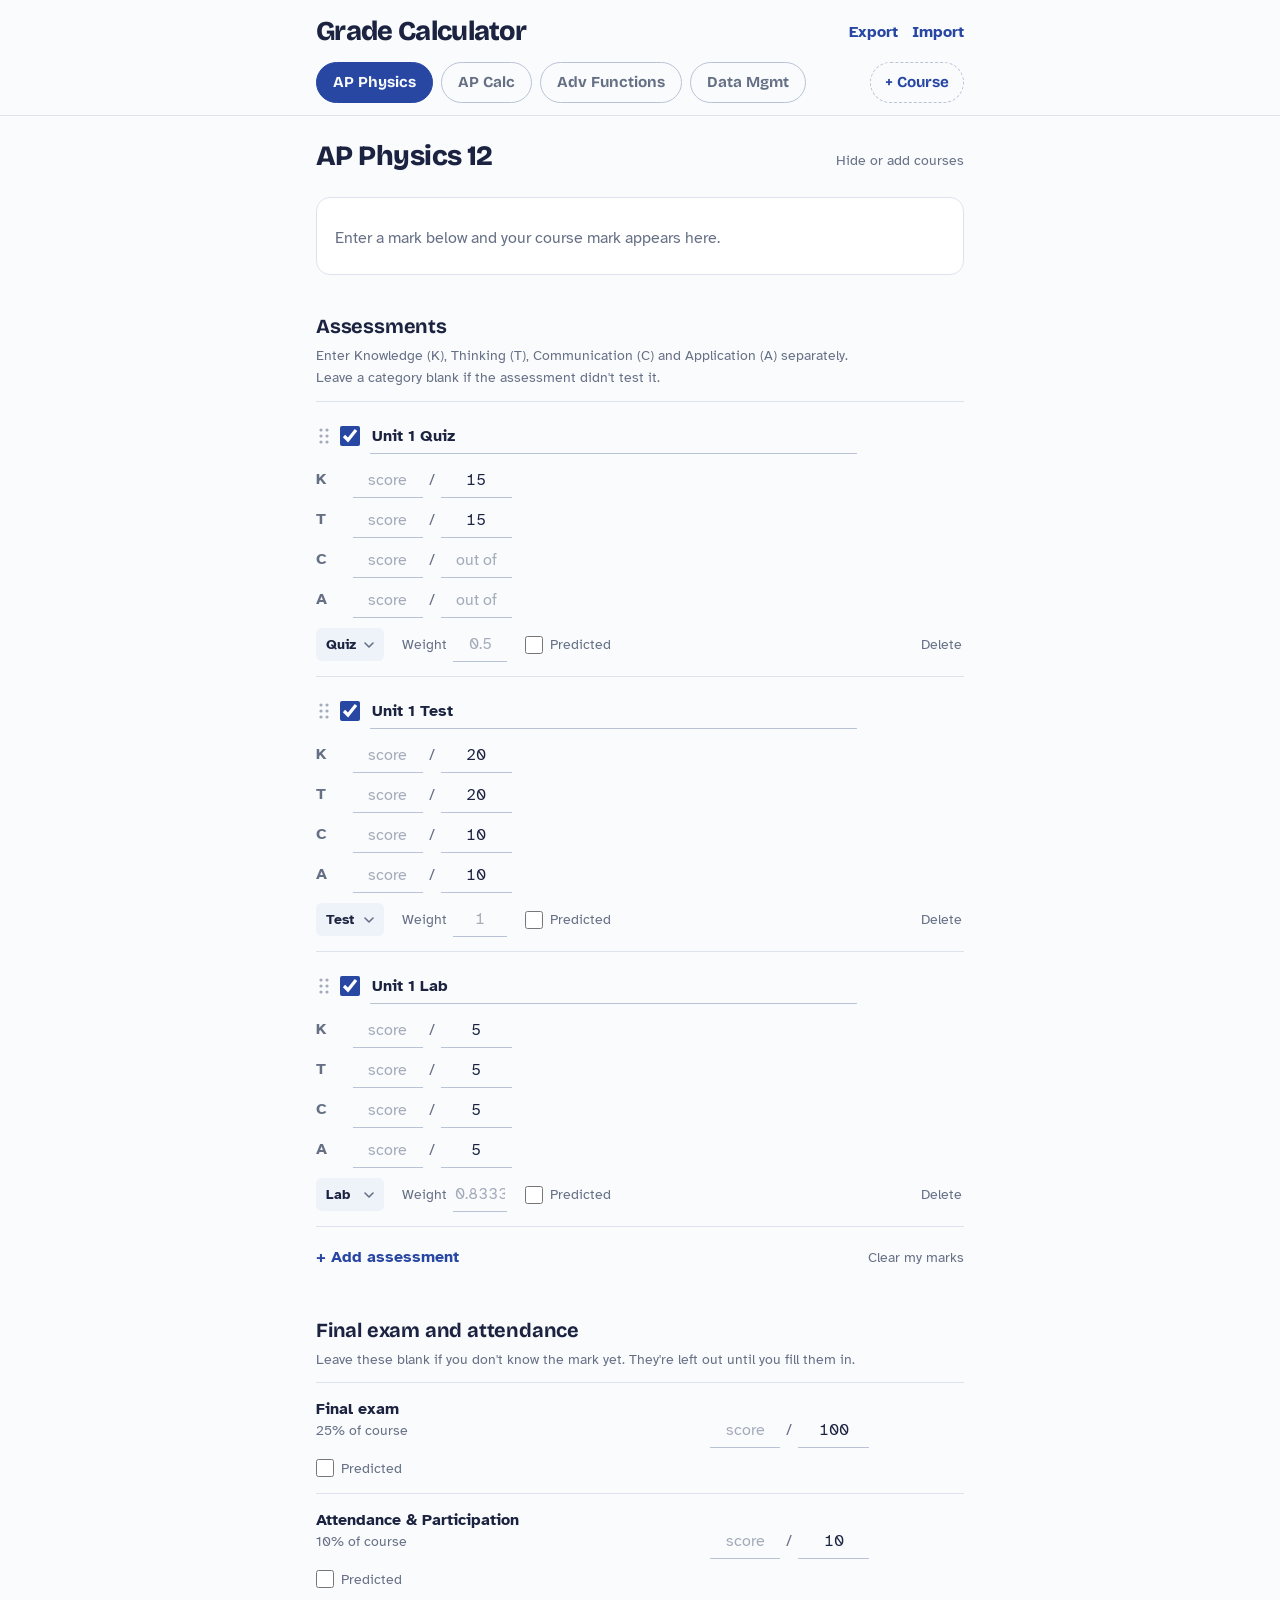
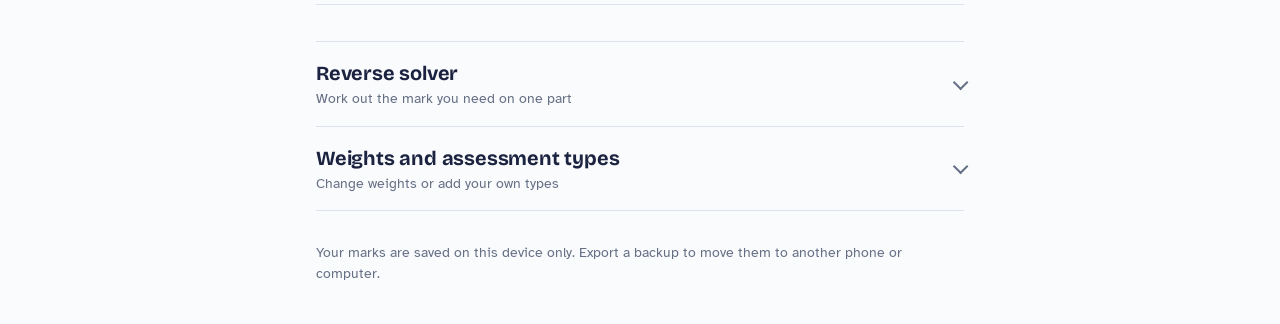
<file: index.html>
<!doctype html>
<html lang="en">
<head>
  <meta charset="utf-8">
  <meta name="viewport" content="width=device-width, initial-scale=1">
  <meta name="color-scheme" content="light dark">
  <meta name="theme-color" content="#FAFBFD" media="(prefers-color-scheme: light)">
  <meta name="theme-color" content="#12161F" media="(prefers-color-scheme: dark)">
  <title>Grade Calculator</title>
  <link rel="preconnect" href="https://fonts.googleapis.com">
  <link rel="preconnect" href="https://fonts.gstatic.com" crossorigin>
  <link rel="stylesheet" href="https://fonts.googleapis.com/css2?family=Atkinson+Hyperlegible:wght@400;700&family=Bricolage+Grotesque:opsz,wght@12..96,700;12..96,800&family=Caveat:wght@600&display=swap">
  <link rel="stylesheet" href="styles.css">
</head>
<body>
  <header class="app-header">
    <div class="wrap header-row">
      <h1>Grade Calculator</h1>
      <div class="header-actions">
        <button type="button" class="link-btn" data-action="export">Export</button>
        <button type="button" class="link-btn" data-action="import">Import</button>
        <input type="file" id="import-file" accept="application/json,.json" hidden>
      </div>
    </div>
    <div class="wrap tabs-bar">
      <nav class="tabs" role="tablist" aria-label="Courses" id="tabs"></nav>
      <button type="button" class="add-tab" data-course-action="open" title="Add a course, or hide or delete courses">+ Course</button>
    </div>
  </header>

  <main class="wrap" id="panels"></main>

  <footer class="wrap app-footer">
    <p>Your marks are saved on this device only. Export a backup to move them to another phone or computer.</p>
  </footer>

  <dialog class="course-dialog" id="courses-dialog" aria-labelledby="courses-title">
    <div class="dialog-inner">
      <div class="dialog-head">
        <h2 id="courses-title">Courses</h2>
        <button type="button" class="link-btn" data-course-action="close">Done</button>
      </div>
      <p class="dialog-msg" id="courses-msg" role="status" aria-live="polite"></p>
      <div id="courses-body"></div>
    </div>
  </dialog>

  <div class="toast" id="toast" role="status" aria-live="polite"></div>

  <script src="calc.js"></script>
  <script src="defaults.js"></script>
  <script src="app.js"></script>
</body>
</html>
</file>
<file: styles.css>
/*
 * Mark-sheet look: paper, ink, pencil, ballpoint blue for things you can press,
 * red pen only for your mark, highlighter only for predicted (what-if) marks.
 */
:root {
  --paper: #FAFBFD;
  --surface: #FFFFFF;
  --field: #EEF2F9;
  --ink: #1B2340;
  --pencil: #667085;
  --pencil-light: #A3ABBA;
  --rule: #DCE3EF;
  --line: #B9C3D6;
  --ball: #2847A3;
  --pen: #C8202F;
  --pen-soft: #FCEBEC;
  --hl: #FFF0A0;
  --hl-soft: #FFF8D6;
  --hl-ink: #5C4700;
  --check: #9A7400;
  --font: "Atkinson Hyperlegible", system-ui, -apple-system, "Segoe UI", Roboto, sans-serif;
  --hand: "Caveat", "Segoe Print", "Bradley Hand", cursive;
  --display: "Bricolage Grotesque", var(--font);
}

@media (prefers-color-scheme: dark) {
  :root {
    --paper: #12161F;
    --surface: #1A2030;
    --field: #222A3D;
    --ink: #E8ECF5;
    --pencil: #98A2B8;
    --pencil-light: #5F6A82;
    --rule: #2A3245;
    --line: #3D4760;
    --ball: #8FA8FF;
    --pen: #FF6A76;
    --pen-soft: #3A1E25;
    --hl: #4A4114;
    --hl-soft: #2A2614;
    --hl-ink: #FFE680;
    --check: #E5C04A;
  }
}

* { box-sizing: border-box; }
html { -webkit-text-size-adjust: 100%; }

body {
  margin: 0;
  background: var(--paper);
  color: var(--ink);
  font: 16px/1.5 var(--font);
}

.wrap { max-width: 680px; margin: 0 auto; padding: 0 16px; }

h1, h2, h3, h4, p { margin: 0; }
button, input, select { font: inherit; color: inherit; }
button { cursor: pointer; }
:focus-visible { outline: 2px solid var(--ball); outline-offset: 2px; }

.hint { color: var(--pencil); font-size: 0.9rem; margin: 4px 0 12px; max-width: 60ch; }

/* ---------- Header and course tabs ---------- */

.app-header {
  position: sticky;
  top: 0;
  z-index: 10;
  background: var(--paper);
  border-bottom: 1px solid var(--rule);
}
.header-row {
  display: flex;
  align-items: center;
  justify-content: space-between;
  gap: 12px;
  padding-top: 14px;
}
.app-header h1 {
  font-family: var(--display);
  font-size: 1.7rem;
  font-weight: 800;
  letter-spacing: -0.025em;
  line-height: 1.1;
}
.header-actions { display: flex; gap: 14px; }
@media (max-width: 400px) {
  .app-header h1 { font-size: 1.45rem; }
  .header-actions { gap: 12px; font-size: 0.9rem; }
}

.link-btn, .add-btn {
  border: 0;
  background: none;
  padding: 6px 0;
  color: var(--ball);
  font-weight: 700;
}
.link-btn:hover, .add-btn:hover { text-decoration: underline; text-underline-offset: 3px; }

.tabs-bar {
  display: flex;
  align-items: center;
  gap: 8px;
  padding-top: 12px;
  padding-bottom: 12px;
}
.tabs {
  flex: 1 1 auto;
  min-width: 0;
  display: flex;
  gap: 8px;
  overflow-x: auto;
  scrollbar-width: none;
}
.tabs::-webkit-scrollbar { display: none; }
.tab {
  flex: 0 0 auto;
  padding: 8px 16px;
  border: 1.5px solid var(--line);
  border-radius: 999px;
  background: none;
  color: var(--pencil);
  font-family: var(--display);
  font-weight: 700;
  font-size: 0.95rem;
  white-space: nowrap;
}
.tab:hover { color: var(--ink); border-color: var(--pencil); }
.tab[aria-selected="true"] { background: var(--ball); border-color: var(--ball); color: var(--paper); }
/* "+ Course": sits outside the scrolling tabs so it's always reachable. */
.add-tab {
  flex: 0 0 auto;
  padding: 8px 14px;
  border: 1.5px dashed var(--line);
  border-radius: 999px;
  background: none;
  color: var(--ball);
  font-family: var(--display);
  font-weight: 700;
  font-size: 0.95rem;
  white-space: nowrap;
}
.add-tab:hover { border-color: var(--ball); }

main.wrap { padding-top: 24px; padding-bottom: 32px; }
.panel[hidden] { display: none; }

.course-head { display: flex; flex-wrap: wrap; align-items: baseline; justify-content: space-between; gap: 4px 16px; }
.course-head h2 { min-width: 0; overflow-wrap: anywhere;  font-family: var(--display); font-weight: 800; font-size: 1.75rem; line-height: 1.15; letter-spacing: -0.02em; }
.block > h3, .fold-title { font-family: var(--display); letter-spacing: -0.01em; }

/* ---------- Scorecard: the red-pen mark ---------- */

.scorecard {
  margin-top: 16px;
  padding: 20px 18px 16px;
  background: var(--surface);
  border: 1px solid var(--rule);
  border-radius: 14px;
}

.score-top {
  display: flex;
  flex-wrap: wrap;
  align-items: center;
  gap: 16px 32px;
}

.pen-mark {
  position: relative;
  display: inline-block;
  padding: 14px 26px 8px;
  color: var(--pen);
}
.pen-mark::before,
.pen-mark::after {
  content: "";
  position: absolute;
  inset: 0;
  border: 2.5px solid var(--pen);
  border-radius: 58% 42% 55% 45% / 52% 48% 55% 45%;
  transform: rotate(-3deg);
  pointer-events: none;
}
.pen-mark::after {
  inset: 5px -7px 1px 4px;
  border-width: 1.5px;
  border-radius: 45% 55% 48% 52% / 58% 45% 55% 42%;
  transform: rotate(4deg);
  opacity: 0.5;
}
.pen-value {
  display: block;
  font-family: var(--hand);
  font-weight: 600;
  font-size: clamp(3.2rem, 15vw, 4.25rem);
  line-height: 1;
  font-variant-numeric: tabular-nums;
}

.score-stats { display: flex; gap: 28px; margin: 0; }
.score-stats div { display: flex; flex-direction: column-reverse; }
.score-stats dt { font-size: 0.85rem; color: var(--pencil); }
.score-stats dd { margin: 0; font-size: 1.5rem; font-weight: 700; font-variant-numeric: tabular-nums; line-height: 1.2; }
.score-stats .boost dd { color: var(--ball); }

.score-caption { color: var(--pencil); font-size: 0.85rem; margin-top: 10px; }
.score-empty { color: var(--pencil); padding: 8px 0; }

.what-if {
  display: flex;
  flex-wrap: wrap;
  align-items: baseline;
  gap: 2px 14px;
  margin: 16px -6px 0;
  padding: 8px 14px;
  color: var(--hl-ink);
  background: linear-gradient(104deg, transparent 0.5%, var(--hl) 2%, var(--hl) 97.5%, transparent 99.5%);
  border-radius: 3px 12px 4px 10px;
}
.what-if-label { font-weight: 700; flex-basis: 100%; font-size: 0.9rem; }
.what-if-value { font-size: 1.4rem; font-weight: 700; font-variant-numeric: tabular-nums; }
.delta { font-weight: 700; font-variant-numeric: tabular-nums; }
.what-if-extra { font-size: 0.9rem; font-variant-numeric: tabular-nums; }
.what-if-hint { color: var(--pencil); font-size: 0.85rem; margin-top: 12px; }

.sheet {
  width: 100%;
  margin-top: 18px;
  border-collapse: collapse;
  font-variant-numeric: tabular-nums;
}
.sheet th, .sheet td { padding: 7px 0; text-align: right; font-weight: 400; }
.sheet th[scope="row"], .sheet thead th:first-child { text-align: left; }
.sheet thead th { font-size: 0.8rem; color: var(--pencil); padding-top: 0; }
.sheet tbody tr { border-top: 1px solid var(--rule); }
.sheet tbody th { font-weight: 700; }
.sheet td:last-child { width: 4.5em; color: var(--pencil); }
.sheet td:nth-child(2) { font-weight: 700; }
.sheet tr.sub { border-top-style: dashed; font-size: 0.9rem; }
.sheet tr.sub th { padding-left: 14px; font-weight: 400; color: var(--pencil); }
.sheet tr.sub td:nth-child(2) { font-weight: 400; }
.sheet tr.missing td:nth-child(2) { color: var(--pencil); font-weight: 400; }

.basis { color: var(--pencil); font-size: 0.85rem; margin-top: 10px; }
.weight-warning { color: var(--pen); font-weight: 700; font-size: 0.9rem; margin-bottom: 12px; }

/* ---------- Blocks of entries ---------- */

.block { margin-top: 36px; }
.block > h3 { font-size: 1.25rem; margin-bottom: 4px; }
.block > h3 + .rows { margin-top: 10px; }

.rows { border-top: 1px solid var(--rule); }
.empty-list { color: var(--pencil); padding: 14px 0; border-bottom: 1px solid var(--rule); }

.entry {
  padding: 14px 0;
  border-bottom: 1px solid var(--rule);
}
.entry.is-predicted {
  margin: 0 -12px;
  padding: 14px 12px;
  background: var(--hl-soft);
  border-bottom-color: var(--hl);
}

.entry-main {
  display: grid;
  grid-template-columns: minmax(0, 1fr) auto;
  grid-template-areas: "name name" "score pct";
  align-items: end;
  gap: 4px 12px;
}
.entry-main .name-line, .entry-main .name.static { grid-area: name; }
.name-line { display: flex; align-items: flex-end; gap: 10px; }
.count-check {
  flex: 0 0 auto;
  width: 20px;
  height: 20px;
  margin: 0 0 8px;
  accent-color: var(--ball);
  cursor: pointer;
}
/* Unticked: greyed out and left out of every mark. The checkbox stays clear. */
.entry.is-off .name-line .name,
.entry.is-off .score,
.entry.is-off .pct,
.entry.is-off .cats,
.entry.is-off .entry-meta > :not(.delete-btn) { opacity: 0.4; }
.entry.is-off .name-line .name { text-decoration: line-through; }
/* Drag grip: drag the entry up or down, or focus it and use the arrow keys. */
.drag-handle {
  flex: 0 0 auto;
  display: inline-flex;
  align-items: center;
  justify-content: center;
  width: 24px;
  height: 32px;
  margin: 0 -6px 2px -4px;
  padding: 0;
  border: 0;
  border-radius: 6px;
  background: none;
  color: var(--pencil-light);
  fill: currentColor;
  cursor: grab;
  touch-action: none;
}
.drag-handle:hover { color: var(--pencil); background: var(--field); }
.rows > .entry:only-child .drag-handle { visibility: hidden; }
.entry.dragging {
  position: relative;
  z-index: 5;
  margin: 0 -12px;
  padding-left: 12px;
  padding-right: 12px;
  background: var(--surface);
  border-radius: 10px;
  box-shadow: 0 10px 28px rgba(15, 23, 42, 0.18), 0 0 0 1px var(--line);
}
.entry.dragging.is-predicted { background: var(--hl-soft); }
.entry.dragging .drag-handle { color: var(--ball); cursor: grabbing; }
body.is-dragging { cursor: grabbing; user-select: none; -webkit-user-select: none; }

.entry-main .score { grid-area: score; }
.entry-main .pct { grid-area: pct; }
@media (min-width: 560px) {
  .entry-main {
    grid-template-columns: minmax(0, 1fr) auto 5.2em;
    grid-template-areas: "name score pct";
  }
}

.name.static { display: flex; flex-direction: column; font-weight: 700; padding-bottom: 6px; }
.part-weight { font-weight: 400; color: var(--pencil); font-size: 0.85rem; }

.score { display: inline-flex; align-items: flex-end; gap: 6px; }
.slash { color: var(--pencil); padding-bottom: 6px; }
.pct {
  min-width: 5.2em;
  text-align: right;
  font-weight: 700;
  font-variant-numeric: tabular-nums;
  padding-bottom: 7px;
}

.cats { display: grid; gap: 2px; margin-top: 6px; }
.cat-row {
  display: grid;
  grid-template-columns: 1.8em auto minmax(0, 1fr);
  align-items: end;
  gap: 8px;
}
.cat { font-weight: 700; color: var(--pencil); padding-bottom: 7px; }

.entry-meta {
  display: flex;
  flex-wrap: wrap;
  align-items: center;
  gap: 8px 18px;
  margin-top: 10px;
  font-size: 0.9rem;
  color: var(--pencil);
}
.entry-meta .delete-btn { margin-left: auto; }

.type-select {
  appearance: none;
  -webkit-appearance: none;
  border: 0;
  border-radius: 6px;
  background: var(--field) url("data:image/svg+xml,%3Csvg xmlns='http://www.w3.org/2000/svg' width='10' height='6' viewBox='0 0 10 6'%3E%3Cpath d='M1 1l4 4 4-4' fill='none' stroke='%23667085' stroke-width='1.6' stroke-linecap='round' stroke-linejoin='round'/%3E%3C/svg%3E") no-repeat right 10px center;
  padding: 6px 28px 6px 10px;
  color: var(--ink);
  font-weight: 700;
  font-size: 0.9rem;
  max-width: 13em;
}

.weight-field { display: inline-flex; align-items: center; gap: 6px; }

.check { display: inline-flex; align-items: center; gap: 7px; cursor: pointer; user-select: none; }
.check input { width: 18px; height: 18px; margin: 0; accent-color: var(--check); }

.delete-btn {
  border: 0;
  background: none;
  padding: 6px 2px;
  color: var(--pencil);
  font-size: 0.9rem;
}
.delete-btn:hover { color: var(--pen); text-decoration: underline; text-underline-offset: 3px; }

.add-btn { display: inline-block; margin-top: 8px; padding: 10px 0; }
.list-actions { display: flex; flex-wrap: wrap; align-items: baseline; justify-content: space-between; gap: 0 16px; }
.link-btn.quiet { color: var(--pencil); font-weight: 400; font-size: 0.9rem; padding: 10px 0; }
.link-btn.quiet:hover { color: var(--ball); }

/* ---------- Fill-in-the-blank inputs ---------- */

.blank {
  width: 100%;
  min-width: 0;
  padding: 8px 2px 5px;
  border: 0;
  border-bottom: 1.5px solid var(--line);
  border-radius: 0;
  background: transparent;
  font-size: 16px; /* stops iOS zooming in */
  color: var(--ink);
}
.blank::placeholder { color: var(--pencil-light); font-weight: 400; }
.blank:focus {
  outline: none;
  border-bottom-color: var(--ball);
  box-shadow: 0 1.5px 0 var(--ball);
  background: var(--field);
}
.blank.name { font-weight: 700; }
.blank.num { width: 4.4em; text-align: center; font-variant-numeric: tabular-nums; }
.blank.num.small { width: 3.4em; padding-top: 4px; }
.blank.num.wide { width: 7em; text-align: left; }
.blank.invalid { border-bottom-color: var(--pen); background: var(--pen-soft); }
.blank:disabled { border-bottom-style: dashed; color: var(--pencil); }
.blank:disabled::placeholder { color: var(--pencil); font-weight: 700; }

/* ---------- Folded sections ---------- */

.fold { border-top: 1px solid var(--rule); }
.fold:last-of-type { border-bottom: 1px solid var(--rule); }
.fold + .fold { margin-top: 0; }
.fold > summary {
  display: grid;
  grid-template-columns: minmax(0, 1fr) auto;
  column-gap: 12px;
  padding: 16px 0;
  cursor: pointer;
  list-style: none;
}
.fold > summary::-webkit-details-marker { display: none; }
.fold > summary::after {
  content: "";
  grid-column: 2;
  grid-row: 1 / span 2;
  align-self: center;
  width: 9px;
  height: 9px;
  border-right: 2px solid var(--pencil);
  border-bottom: 2px solid var(--pencil);
  transform: rotate(45deg) translateY(-3px);
  transition: transform 0.15s;
}
.fold[open] > summary::after { transform: rotate(225deg) translateY(-3px); }
.fold-title { font-size: 1.25rem; font-weight: 700; }
.fold-sub { grid-column: 1; color: var(--pencil); font-size: 0.9rem; }
.fold > div { padding-bottom: 20px; }

/* ---------- Solver ---------- */

.field { display: grid; gap: 2px; margin-bottom: 16px; }
.field-label { font-weight: 700; font-size: 0.95rem; padding: 0; }

.choice { border: 0; padding: 0; margin: 0 0 16px; display: flex; flex-wrap: wrap; gap: 8px; }
.choice legend { margin-bottom: 6px; }
.choice label {
  display: inline-flex;
  align-items: center;
  gap: 8px;
  padding: 7px 12px;
  border: 1.5px solid var(--line);
  border-radius: 999px;
  cursor: pointer;
  font-size: 0.95rem;
}
.choice label:has(input:checked) { border-color: var(--ball); color: var(--ball); font-weight: 700; }
.choice input, .solver-part input[type="radio"] { accent-color: var(--ball); width: 17px; height: 17px; margin: 0; }

.solver-parts { border: 0; padding: 0; margin: 0 0 16px; }
.solver-parts legend { margin-bottom: 4px; }
.solver-part {
  display: flex;
  align-items: flex-end;
  justify-content: space-between;
  gap: 12px;
  padding: 6px 0;
  border-bottom: 1px solid var(--rule);
}
.solver-part label { display: inline-flex; align-items: center; gap: 9px; flex-wrap: wrap; cursor: pointer; padding-bottom: 6px; }
.solver-part .blank.num { width: 6em; }

.solver-result {
  padding: 12px 14px;
  border-left: 3px solid var(--ball);
  background: var(--field);
  border-radius: 0 8px 8px 0;
}
.solver-result:empty { display: none; }
.solver-result .need { font-size: 1.35rem; font-weight: 700; color: var(--ball); font-variant-numeric: tabular-nums; }
.solver-result.bad { border-left-color: var(--pen); background: var(--pen-soft); }
.solver-result.bad .need { color: var(--pen); }
.solver-note { display: block; color: var(--pencil); font-size: 0.9rem; margin-top: 4px; }

/* ---------- Settings ---------- */

.settings-group { margin-bottom: 24px; }
.settings-group h4 { font-size: 1.05rem; }
.setting-row {
  display: grid;
  grid-template-columns: minmax(0, 1fr) auto;
  align-items: end;
  gap: 12px;
  padding: 4px 0;
  border-bottom: 1px solid var(--rule);
}
.setting-row > label, .setting-row > span:first-child { padding-bottom: 7px; }
.setting-row.custom { grid-template-columns: minmax(0, 1fr) auto auto; }
.setting-row.custom .delete-btn { padding-bottom: 7px; }
.unit-field { display: inline-flex; align-items: flex-end; gap: 4px; }
.unit { color: var(--pencil); padding-bottom: 7px; width: 1em; }
.derived { width: 4.4em; text-align: center; font-weight: 700; padding-bottom: 7px; font-variant-numeric: tabular-nums; }
.setting-total { color: var(--pencil); font-size: 0.9rem; margin-top: 8px; }
.setting-total.off { color: var(--pen); font-weight: 700; }

.plain-btn {
  border: 1.5px solid var(--line);
  background: none;
  border-radius: 8px;
  padding: 8px 14px;
  font-weight: 700;
}
.plain-btn:hover { border-color: var(--ink); }

.plain-btn.primary { background: var(--ball); border-color: var(--ball); color: var(--paper); }
.plain-btn.primary:hover { filter: brightness(1.08); }

/* ---------- Courses dialog ---------- */

.course-dialog {
  width: calc(100% - 32px);
  max-width: 520px;
  max-height: calc(100% - 48px);
  padding: 0;
  border: 1px solid var(--rule);
  border-radius: 14px;
  background: var(--surface);
  color: var(--ink);
  box-shadow: 0 20px 60px rgba(15, 23, 42, 0.3);
}
.course-dialog::backdrop { background: rgba(15, 23, 42, 0.45); }
.dialog-inner { padding: 18px 20px 22px; }
.dialog-head { display: flex; align-items: center; justify-content: space-between; gap: 12px; }
.dialog-head h2 { font-family: var(--display); font-weight: 800; font-size: 1.5rem; letter-spacing: -0.02em; }
.dialog-msg { color: var(--ball); font-weight: 700; font-size: 0.9rem; }
.dialog-msg:empty { display: none; }
.dialog-msg:not(:empty) { margin-top: 8px; }
.dialog-section { margin-top: 22px; }
.dialog-section h3 { font-family: var(--display); font-size: 1.1rem; margin-bottom: 8px; }
.dialog-section .field { margin-bottom: 14px; }

.options { border: 0; padding: 0; margin: 0 0 8px; display: grid; gap: 10px; }
.options legend { margin-bottom: 6px; }
.option { display: flex; align-items: flex-start; gap: 10px; cursor: pointer; }
.option input { flex: 0 0 auto; width: 18px; height: 18px; margin: 3px 0 0; accent-color: var(--ball); }
.option-label { display: block; font-weight: 700; }
.option-hint { display: block; color: var(--pencil); font-size: 0.85rem; }
.option.inline { align-items: center; white-space: nowrap; font-size: 0.9rem; color: var(--pencil); }
.option.inline input { margin: 0; }

.course-row { padding: 8px 0; border-bottom: 1px solid var(--rule); }
.course-row:first-of-type { border-top: 1px solid var(--rule); }
div.course-row {
  display: grid;
  grid-template-columns: minmax(0, 1fr) auto auto;
  align-items: end;
  gap: 2px 14px;
}
div.course-row .option.inline, div.course-row .delete-btn { padding-bottom: 6px; }
.course-desc { grid-column: 1 / -1; color: var(--pencil); font-size: 0.85rem; }
label.course-row { align-items: center; font-weight: 700; }
label.course-row input { margin: 0; }

/* ---------- Footer and toast ---------- */

.app-footer { color: var(--pencil); font-size: 0.85rem; padding-bottom: 40px; }

.toast {
  position: fixed;
  left: 50%;
  bottom: 20px;
  transform: translate(-50%, 16px);
  max-width: calc(100% - 32px);
  padding: 10px 16px;
  border-radius: 999px;
  background: var(--ink);
  color: var(--paper);
  font-size: 0.9rem;
  text-align: center;
  opacity: 0;
  pointer-events: none;
  transition: opacity 0.2s, transform 0.2s;
}
.toast.show { opacity: 1; transform: translate(-50%, 0); }

@media (prefers-reduced-motion: reduce) {
  *, *::before, *::after { transition: none !important; scroll-behavior: auto !important; }
}
</file>
